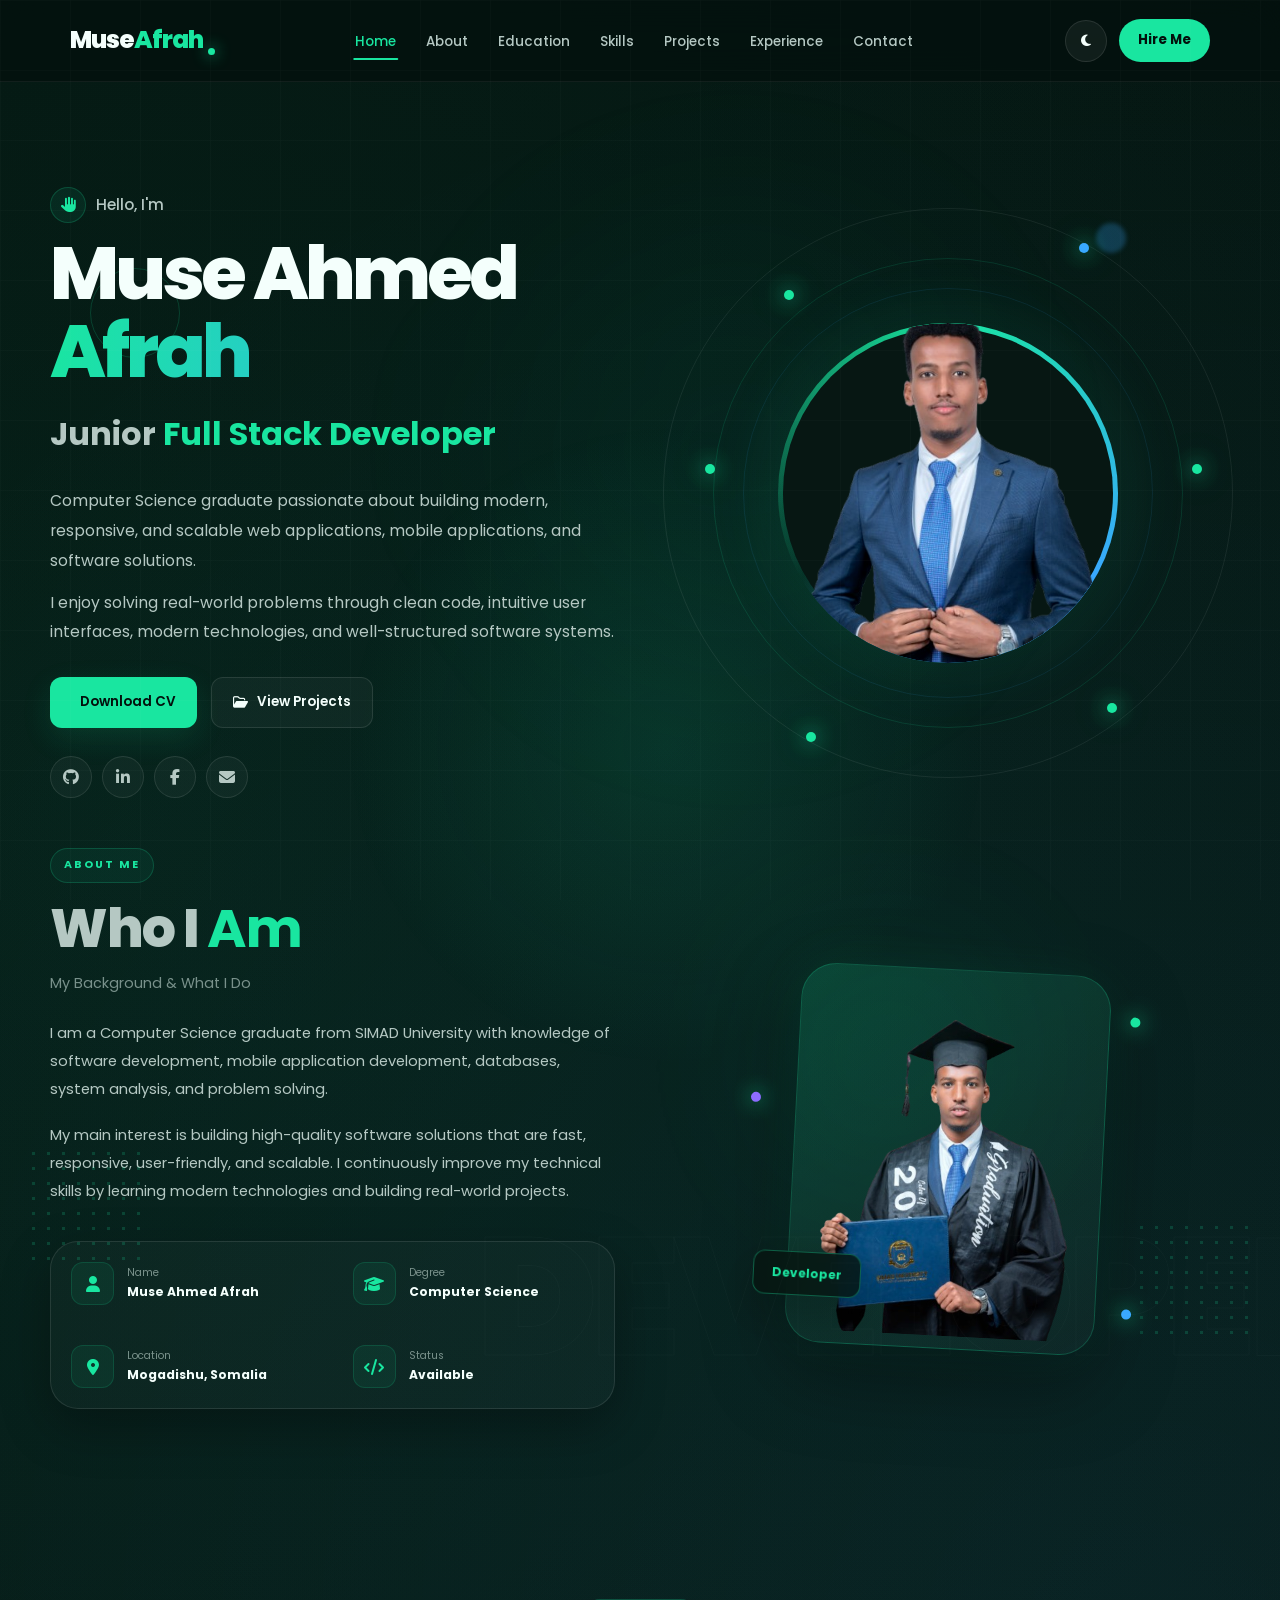
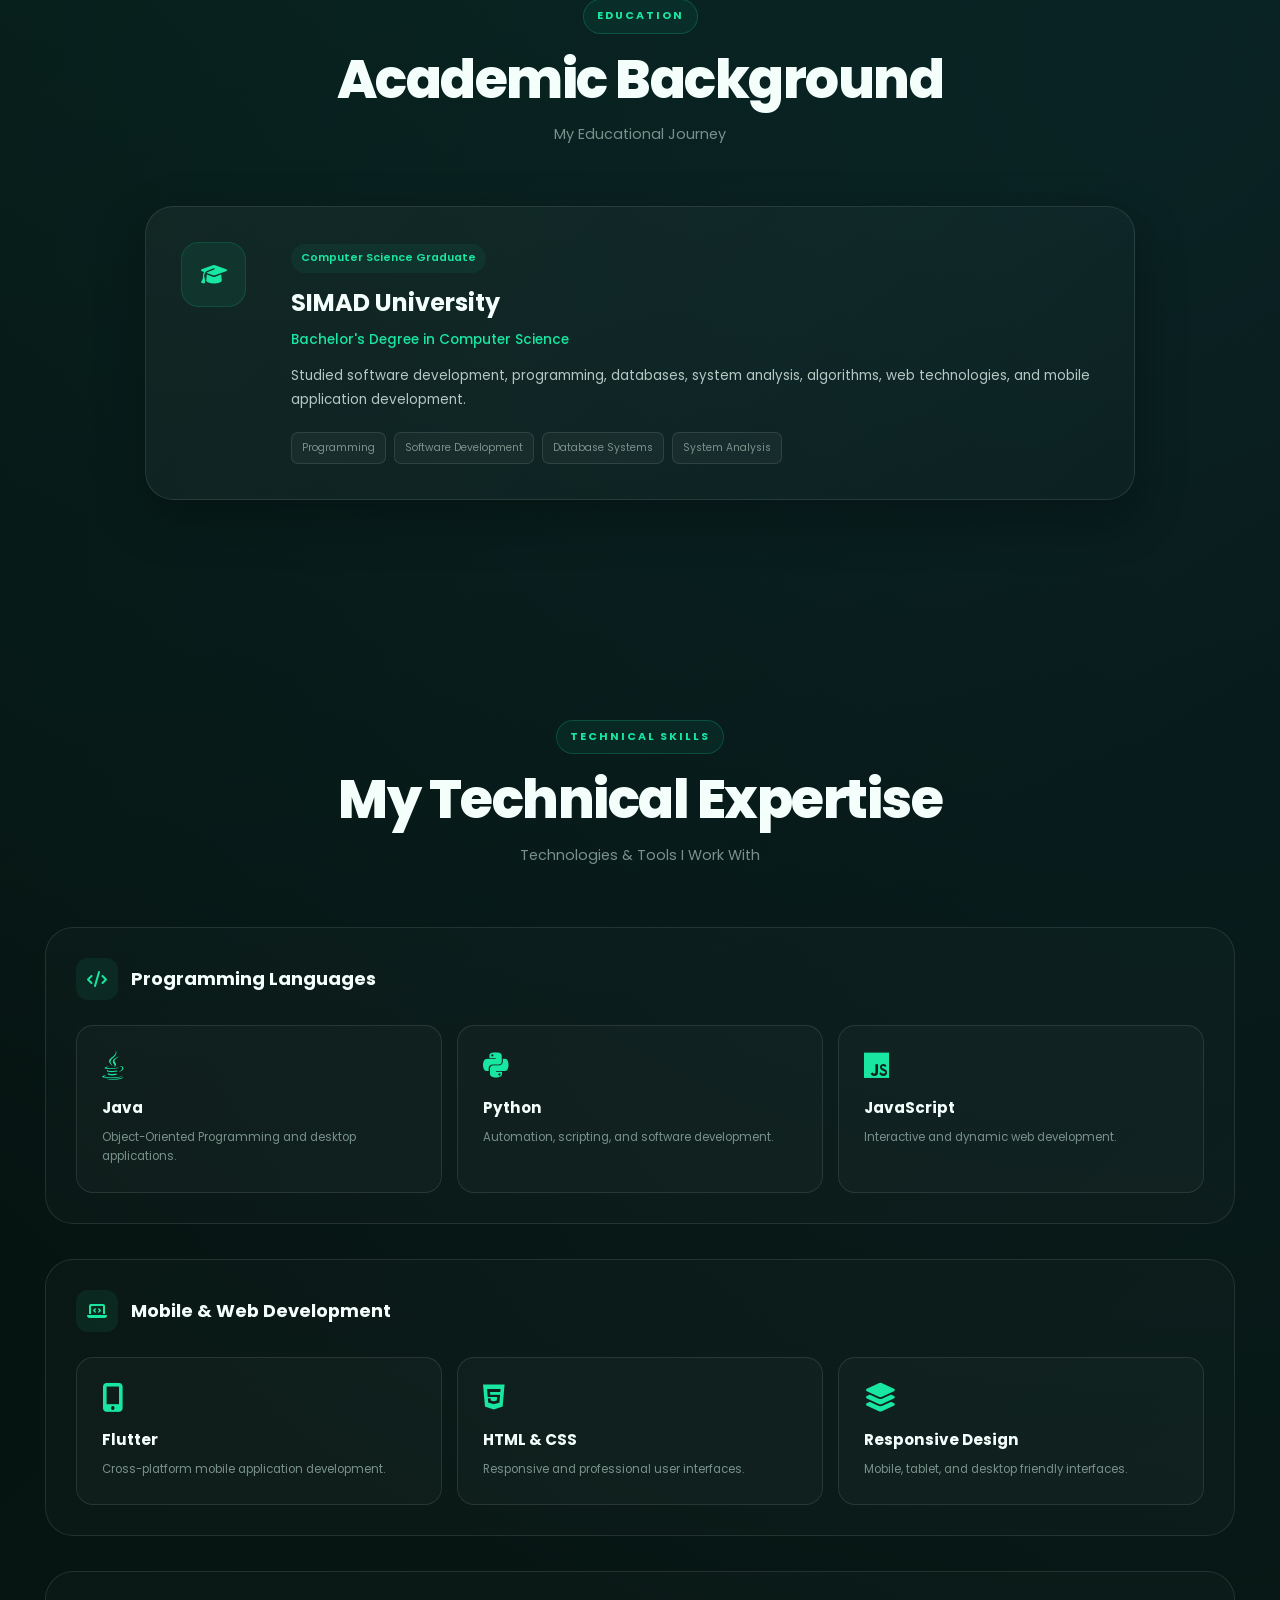
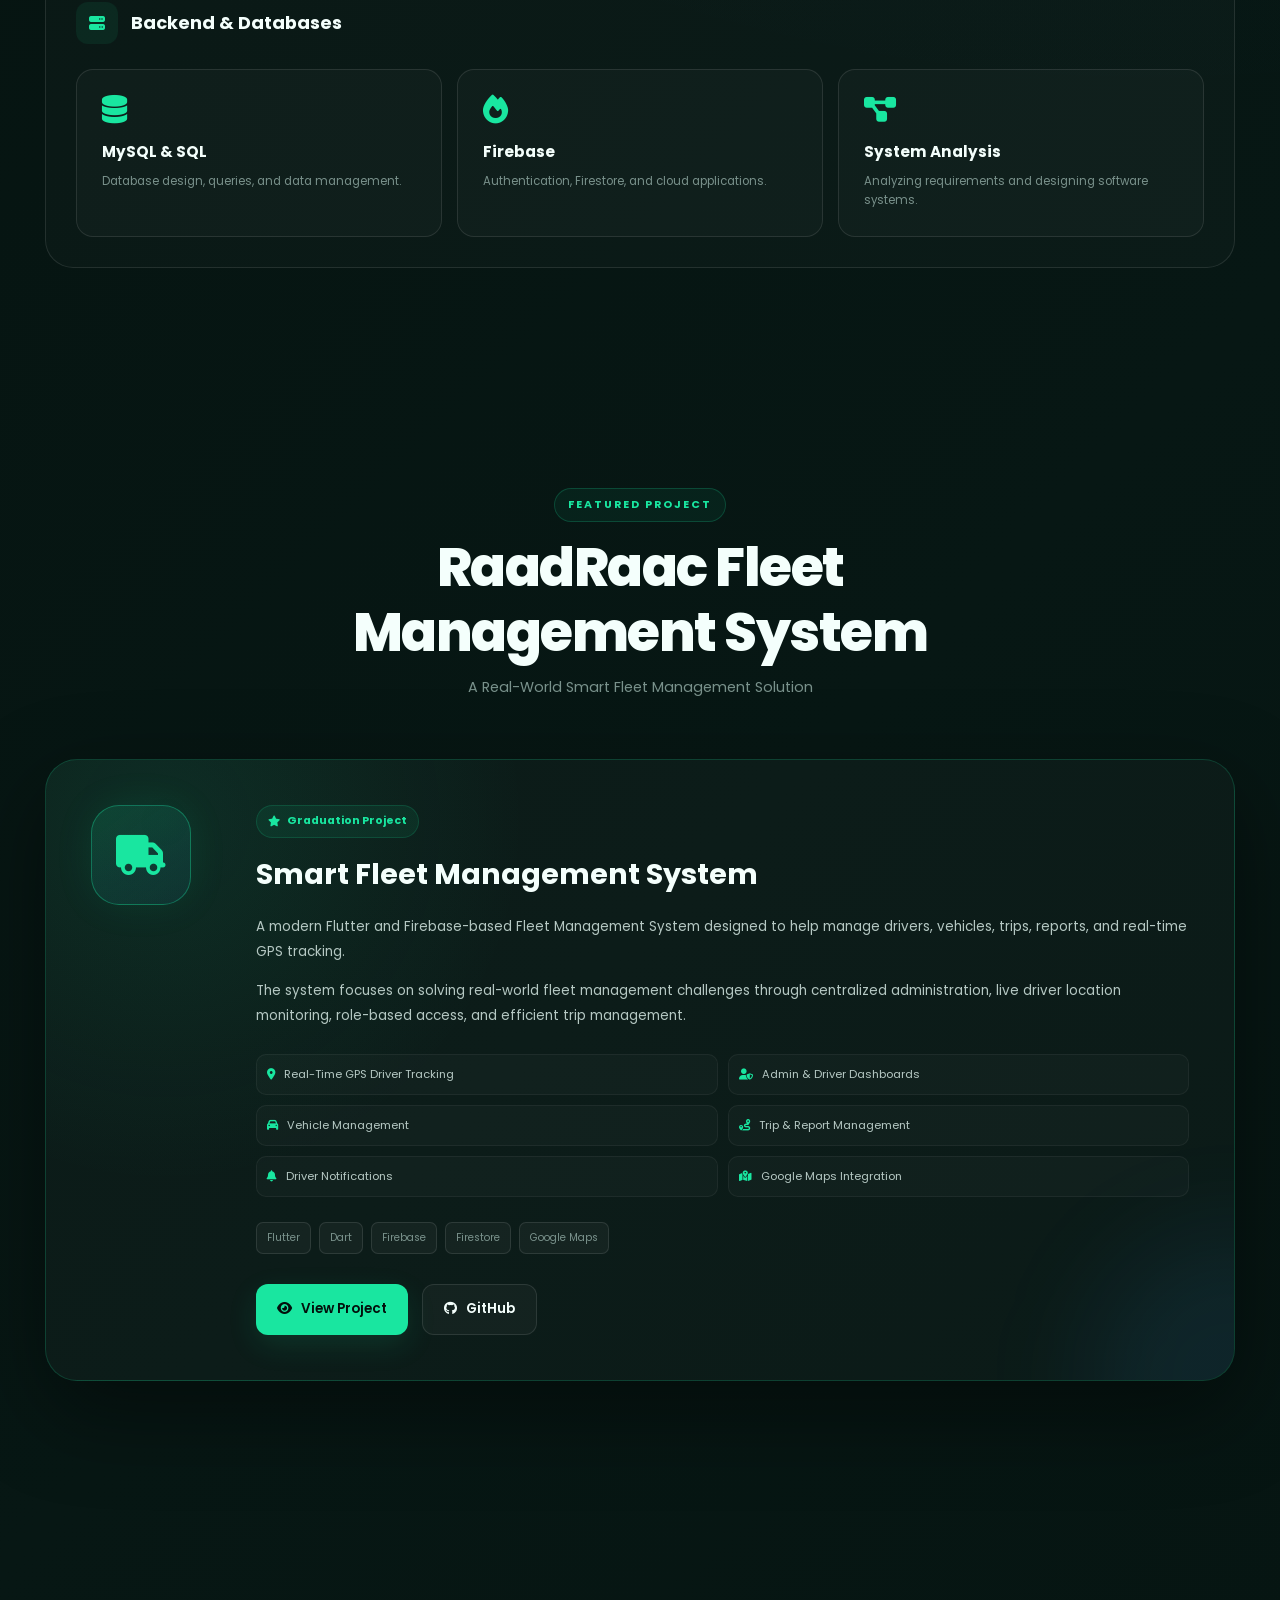
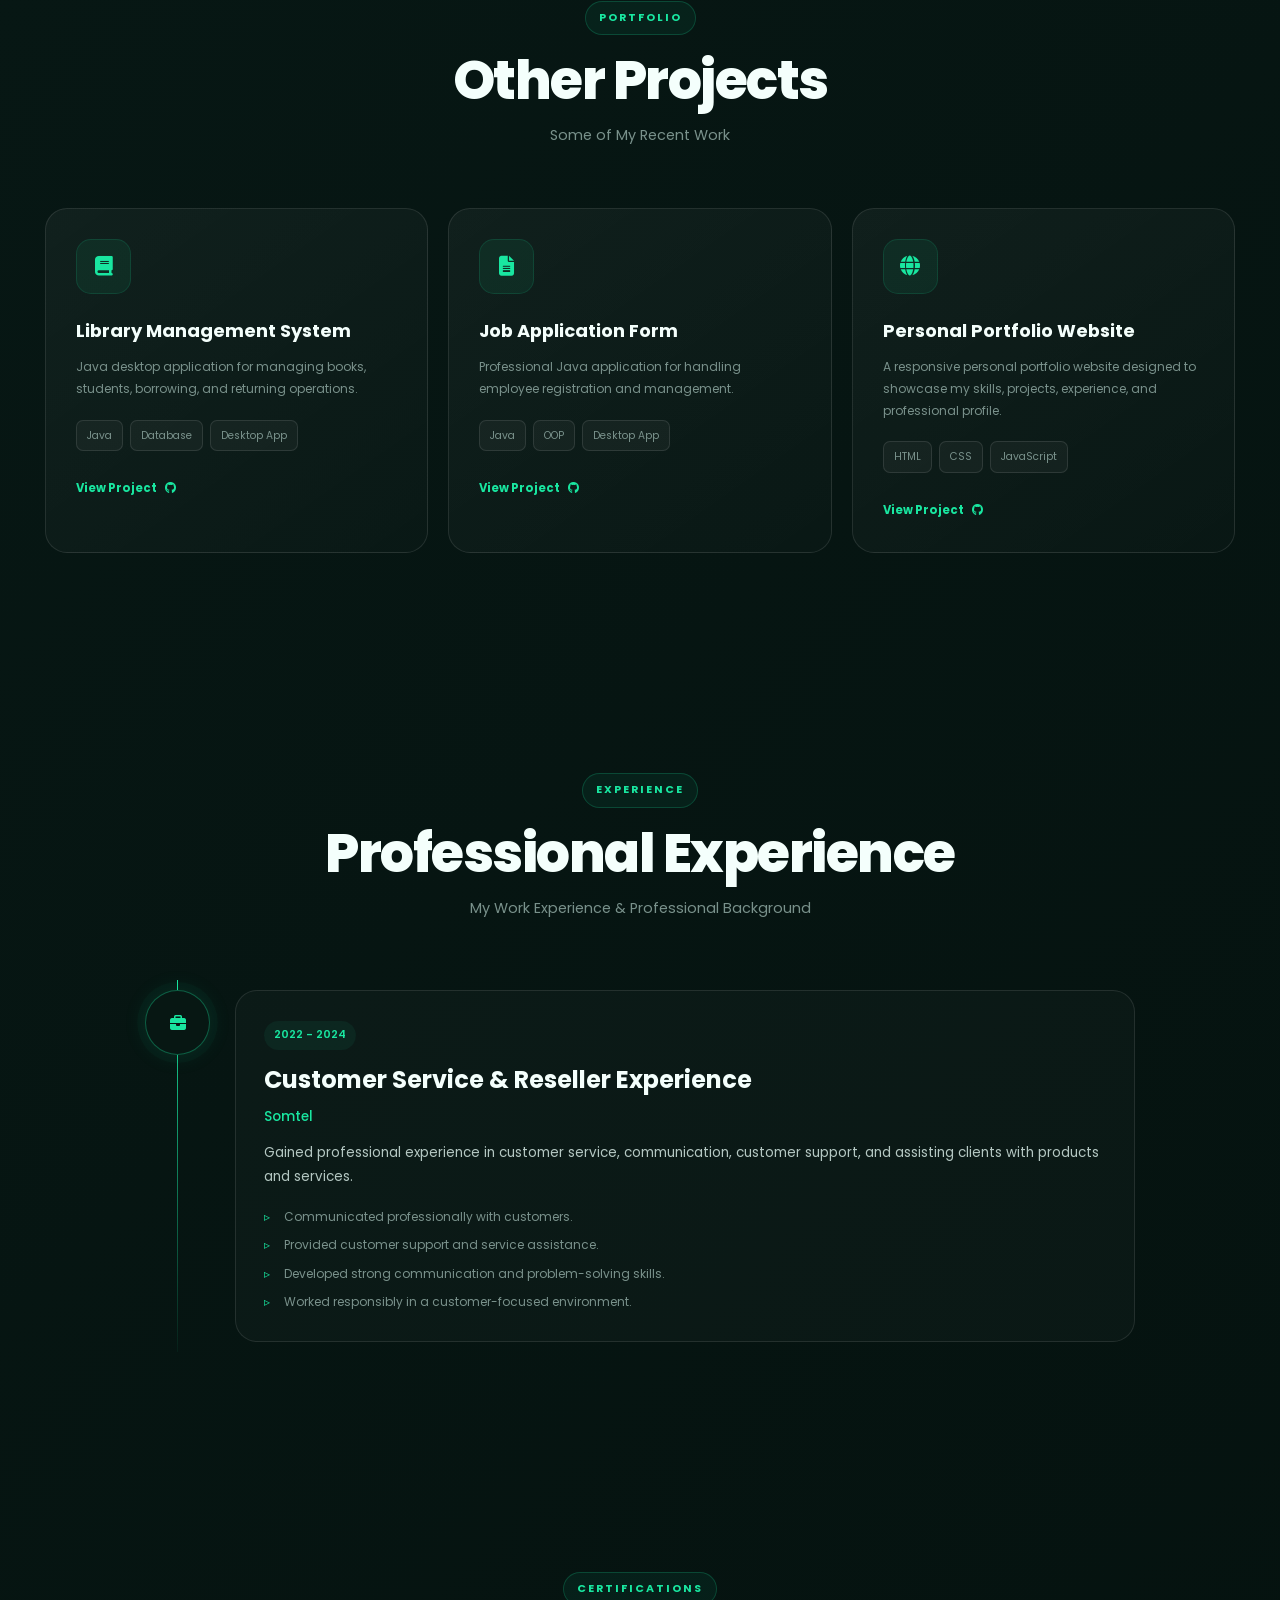
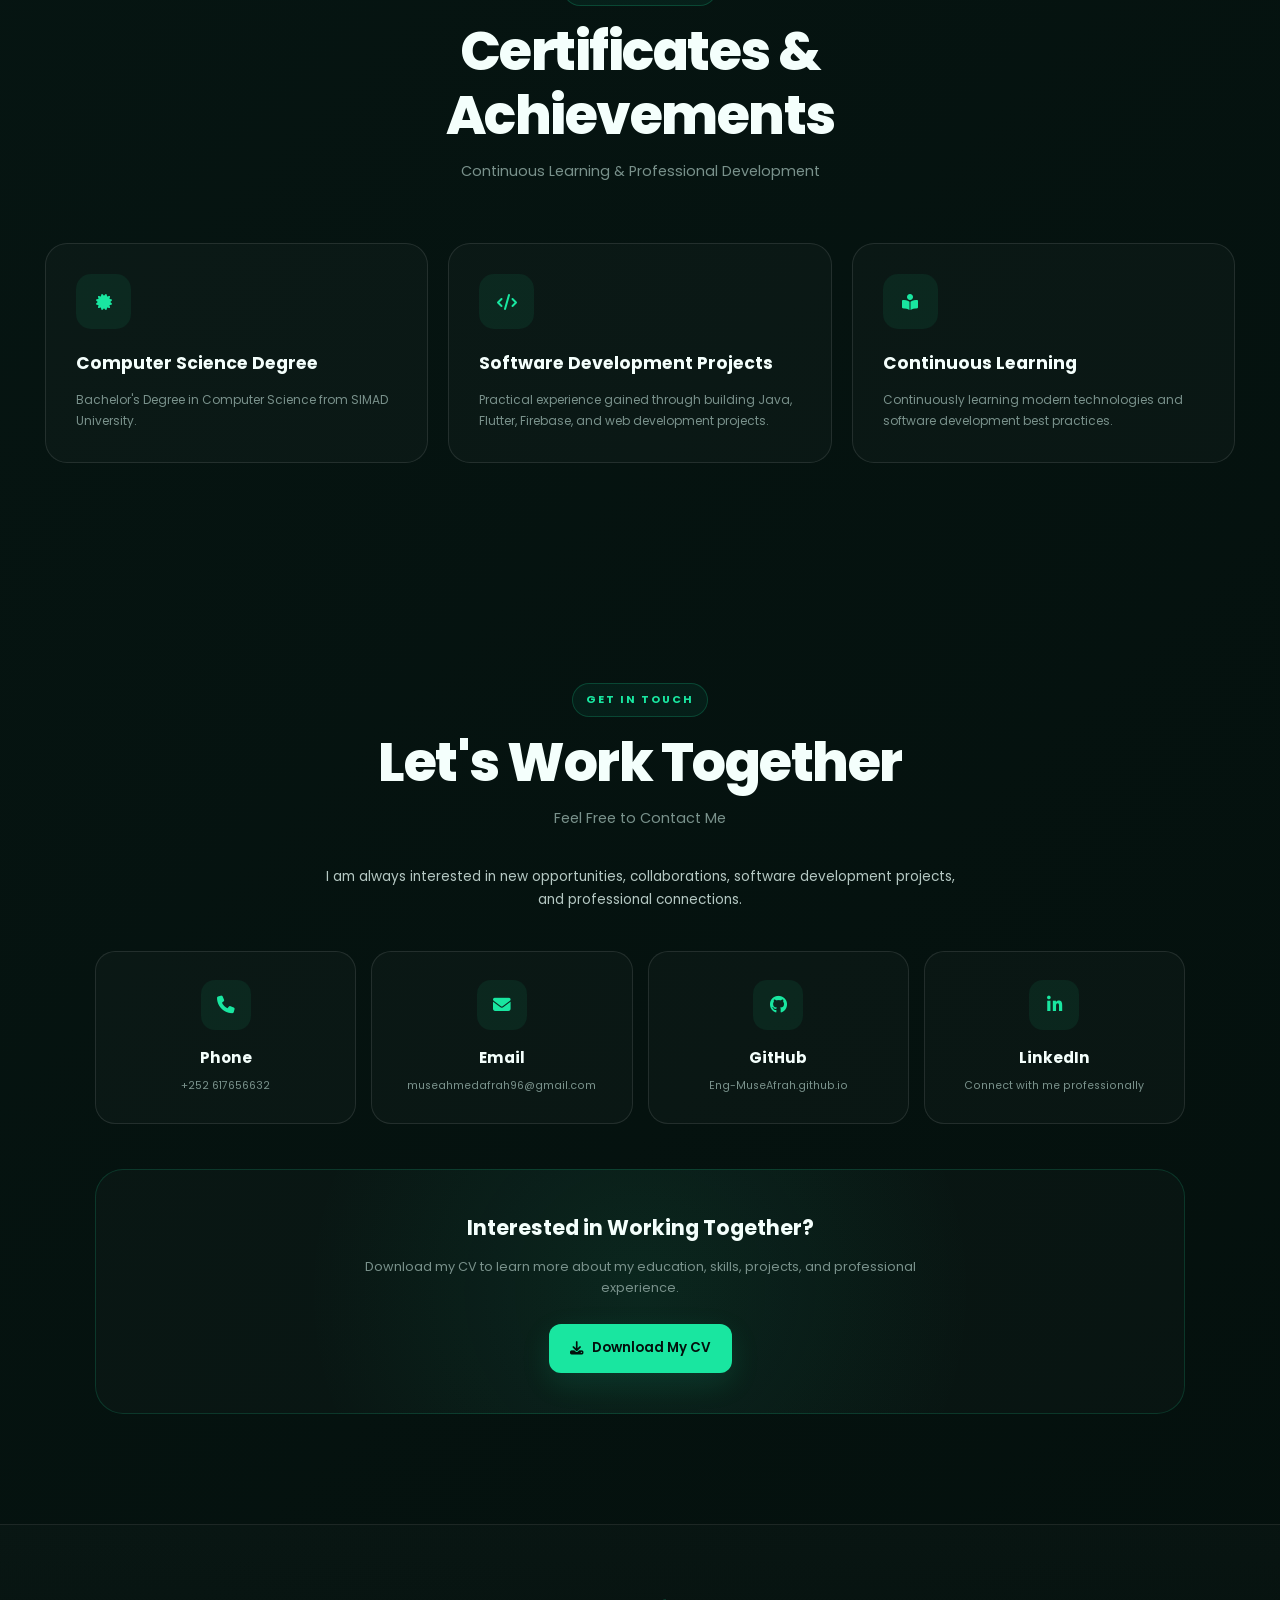
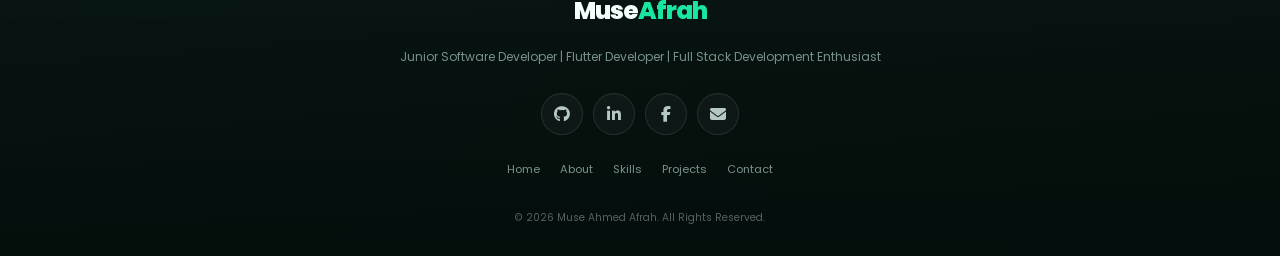
<file: index.html>
<!DOCTYPE html>
<html lang="en">

<head>
    <meta charset="UTF-8">

    <meta name="viewport" content="width=device-width, initial-scale=1.0, viewport-fit=cover">

    <meta name="description"
        content="Muse Ahmed Afrah - Junior Full Stack Developer Portfolio">

    <meta name="keywords"
        content="Muse Ahmed Afrah, Full Stack Developer, Flutter Developer, Software Developer, Portfolio">

    <meta name="author"
        content="Muse Ahmed Afrah">

    <title>Muse Afrah | Junior Full Stack Developer</title>

    <!-- Google Font -->
    <link rel="preconnect"
        href="https://fonts.googleapis.com">

    <link rel="preconnect"
        href="https://fonts.gstatic.com"
        crossorigin>

    <link href="https://fonts.googleapis.com/css2?family=Poppins:wght@300;400;500;600;700;800&display=swap"
        rel="stylesheet">

    <!-- Font Awesome -->
    <link rel="stylesheet"
        href="https://cdnjs.cloudflare.com/ajax/libs/font-awesome/6.6.0/css/all.min.css">

    <!-- Main CSS -->
    <link rel="stylesheet"
        href="style.css">
</head>


<body>


    <!-- =====================================================
                         HEADER / NAVBAR
    ====================================================== -->

    <header class="header">

        <nav class="navbar">

            <!-- Logo -->
            <a href="#home"
                class="logo">

                Muse<span>Afrah</span>

            </a>


            <!-- Mobile Menu Button -->
            <button class="menu-toggle"
                id="menuToggle"
                aria-label="Open Menu">

                <i class="fa-solid fa-bars"></i>

            </button>


            <!-- Navigation -->
            <ul class="nav-links"
                id="navLinks">

                <li>
                    <a href="#home"
                        class="active">
                        Home
                    </a>
                </li>

                <li>
                    <a href="#about">
                        About
                    </a>
                </li>

                <li>
                    <a href="#education">
                        Education
                    </a>
                </li>

                <li>
                    <a href="#skills">
                        Skills
                    </a>
                </li>

                <li>
                    <a href="#projects">
                        Projects
                    </a>
                </li>

                <li>
                    <a href="#experience">
                        Experience
                    </a>
                </li>

                <li>
                    <a href="#contact">
                        Contact
                    </a>
                </li>

            </ul>


            <!-- Navbar Actions -->
            <div class="nav-actions">

                <button id="themeToggle"
                    class="theme-toggle"
                    aria-label="Toggle Theme">

                    <i class="fa-solid fa-moon"></i>

                </button>


                <a href="#contact"
                    class="hire-btn">

                    Hire Me

                </a>

            </div>

        </nav>

    </header>



    <!-- =====================================================
                            HERO SECTION
    ====================================================== -->

    <main>

        <section class="hero"
            id="home">


            <!-- Background Decoration -->
            <div class="hero-bg-circle circle-one"></div>

            <div class="hero-bg-circle circle-two"></div>

            <div class="hero-bg-dots dots-one"></div>

            <div class="hero-bg-dots dots-two"></div>


            <!-- =================================================
                              HERO LEFT
            ================================================== -->

            <div class="hero-content">

                <p class="hero-greeting">

                    <span class="hello-icon">
                        <i class="fa-solid fa-hand"></i>
                    </span>

                    Hello, I'm

                </p>


                <h1>

                    Muse Ahmed

                    <span>
                        Afrah
                    </span>

                </h1>


                <h2>

                    Junior

                    <span>
                        Full Stack Developer
                    </span>

                </h2>


                <p class="hero-description">

                    Computer Science graduate passionate about building
                    modern, responsive, and scalable web applications,
                    mobile applications, and software solutions.

                </p>


                <p class="hero-description">

                    I enjoy solving real-world problems through clean code,
                    intuitive user interfaces, modern technologies, and
                    well-structured software systems.

                </p>


                <!-- Hero Buttons -->
                <div class="hero-buttons">


                    <a href="assets/MUSEAHMED-CV.pdf"
                        download
                        class="btn-primary">

                        <i class="MUSEAHMED-CV.pdf"></i>

                        Download CV

                    </a>


                    <a href="#projects"
                        class="btn-secondary">

                        <i class="fa-regular fa-folder-open"></i>

                        View Projects

                    </a>

                </div>


                <!-- Social Icons -->
                <div class="social-icons">


                    <a href="https://github.com/Eng-museafrah.github.io"
                        target="_blank"
                        rel="noopener"
                        aria-label="GitHub">

                        <i class="fa-brands fa-github"></i>

                    </a>


                    <a href="https://www.linkedin.com/in/Muse-Ahmed-Afrah/"
                        target="_blank"
                        rel="noopener"
                        aria-label="LinkedIn">

                        <i class="fa-brands fa-linkedin-in"></i>

                    </a>


                    <a href="https://www.facebook.com/MuseAhmedAdde"
                        target="_blank"
                        rel="noopener"
                        aria-label="Facebook">

                        <i class="fa-brands fa-facebook-f"></i>

                    </a>


                    <a href="mailto:museahmedafrah96@gmail.com"
                        aria-label="Email">

                        <i class="fa-solid fa-envelope"></i>

                    </a>

                </div>

            </div>



            <!-- =================================================
                             HERO RIGHT
            ================================================== -->

            <div class="hero-visual">


                <!-- Outer Orbit -->
                <div class="orbit orbit-outer"></div>

                <!-- Middle Orbit -->
                <div class="orbit orbit-middle"></div>

                <!-- Inner Orbit -->
                <div class="orbit orbit-inner"></div>


                <!-- Animated Orbit Dots -->

                <span class="orbit-dot dot-1"></span>
                <span class="orbit-dot dot-2"></span>
                <span class="orbit-dot dot-3"></span>
                <span class="orbit-dot dot-4"></span>
                <span class="orbit-dot dot-5"></span>
                <span class="orbit-dot dot-6"></span>


                <!-- =================================================
                              PROFILE CENTER
                ================================================== -->

                <div class="profile-area">


                    <!-- Glow -->
                    <div class="profile-glow"></div>


                    <!-- Green / Blue Ring -->
                    <div class="profile-ring"></div>


                    <!-- Profile Slider -->
                    <div class="profile-slider">


                        <!-- Profile 1 -->
                        <div class="profile-image active">

                            <img src="p02.png"
                                alt="Muse Afrah Profile 1">

                        </div>


                        <!-- Profile 2 -->
                        <div class="profile-image">

                            <img src="GraphicD.png"
                                alt="Muse Afrah Profile 2">

                        </div>


                        <!-- Profile 3 -->
                        <div class="profile-image">

                            <img src="mobile-app.jpg"
                                alt="Muse Afrah Profile 3">

                        </div>


                        <!-- Profile 4 -->
                        <div class="profile-image">

                            <img src="ui-ux-design.jpg"
                                alt="Muse Afrah Profile 3">

                        </div>


                    </div>

                </div>


            </div>


        <!-- =====================================================


        <!-- =====================================================
        <section id="about" class="about section">

            <div class="about-wrapper">

                <!-- ABOUT TEXT -->
                <div class="about-content">

                    <div class="about-heading">

                        <span class="section-tag">
                            ABOUT ME
                        </span>

                        <h2>
                            Who I <span>Am</span>
                        </h2>

                        <p class="about-subtitle">
                            My Background & What I Do
                        </p>

                    </div>


                    <p class="about-description">
                        I am a Computer Science graduate from SIMAD University
                        with knowledge of software development, mobile
                        application development, databases, system analysis,
                        and problem solving.
                    </p>


                    <p class="about-description">
                        My main interest is building high-quality software
                        solutions that are fast, responsive, user-friendly,
                        and scalable. I continuously improve my technical
                        skills by learning modern technologies and building
                        real-world projects.
                    </p>


                    <!-- INFO / TASK BAR -->
                    <div class="about-info-frame">

                        <div class="about-info-item">
                            <div class="about-info-icon">
                                <i class="fa-solid fa-user"></i>
                            </div>

                            <div>
                                <small>Name</small>
                                <strong>Muse Ahmed Afrah</strong>
                            </div>
                        </div>


                        <div class="about-info-divider"></div>


                        <div class="about-info-item">
                            <div class="about-info-icon">
                                <i class="fa-solid fa-graduation-cap"></i>
                            </div>

                            <div>
                                <small>Degree</small>
                                <strong> Computer Science</strong>
                            </div>
                        </div>


                        <div class="about-info-divider"></div>


                        <div class="about-info-item">
                            <div class="about-info-icon">
                                <i class="fa-solid fa-location-dot"></i>
                            </div>

                            <div>
                                <small>Location</small>
                                <strong>Mogadishu, Somalia</strong>
                            </div>
                        </div>


                        <div class="about-info-divider"></div>


                        <div class="about-info-item">
                            <div class="about-info-icon">
                                <i class="fa-solid fa-code"></i>
                            </div>

                            <div>
                                <small>Status</small>
                                <strong>Available</strong>
                            </div>
                        </div>

                    </div>

                </div>


                <!-- RIGHT IMAGE DESIGN -->
                <div class="about-visual">

                    <div class="about-visual-orbit orbit-one"></div>

                    <div class="about-visual-orbit orbit-two"></div>

                    <div class="about-photo-card">

                        <div class="about-photo-glow"></div>

                        <div class="about-photo-frame">
                            <img src="p01.png" alt="Muse Afrah Profile">
                        </div>

                        <div class="about-developer-label">
                            <span>Developer</span>
                        </div>

                        <div class="about-floating-dot dot-a"></div>

                        <div class="about-floating-dot dot-b"></div>

                        <div class="about-floating-dot dot-c"></div>

                    </div>

                </div>

            </div>

        </section>


        <!-- =====================================================
                            EDUCATION
        ====================================================== -->

        <section id="education"
            class="education section">


            <div class="section-title">

                <span class="section-tag">
                    EDUCATION
                </span>

                <h2>
                    Academic Background
                </h2>

                <p>
                    My Educational Journey
                </p>

            </div>


            <div class="education-container">


                <div class="education-card">


                    <div class="education-icon">

                        <i class="fa-solid fa-graduation-cap"></i>

                    </div>


                    <div class="education-content">

                        <span class="education-date">
                            Computer Science Graduate
                        </span>

                        <h3>
                            SIMAD University
                        </h3>

                        <h4>
                            Bachelor's Degree in Computer Science
                        </h4>

                        <p>

                            Studied software development,
                            programming, databases, system analysis,
                            algorithms, web technologies, and mobile
                            application development.

                        </p>


                        <div class="education-skills">

                            <span>
                                Programming
                            </span>

                            <span>
                                Software Development
                            </span>

                            <span>
                                Database Systems
                            </span>

                            <span>
                                System Analysis
                            </span>

                        </div>

                    </div>

                </div>

            </div>

        </section>



        <!-- =====================================================
                              SKILLS
        ====================================================== -->

        <section id="skills"
            class="skills section">


            <div class="section-title">

                <span class="section-tag">
                    TECHNICAL SKILLS
                </span>

                <h2>
                    My Technical Expertise
                </h2>

                <p>
                    Technologies & Tools I Work With
                </p>

            </div>


            <div class="skills-categories">


                <!-- Programming -->

                <div class="skills-category">

                    <div class="category-header">

                        <i class="fa-solid fa-code"></i>

                        <h3>
                            Programming Languages
                        </h3>

                    </div>


                    <div class="skills-grid">


                        <div class="skill-card">

                            <i class="fa-brands fa-java"></i>

                            <h4>
                                Java
                            </h4>

                            <p>
                                Object-Oriented Programming and
                                desktop applications.
                            </p>

                        </div>


                        <div class="skill-card">

                            <i class="fa-brands fa-python"></i>

                            <h4>
                                Python
                            </h4>

                            <p>
                                Automation, scripting, and software
                                development.
                            </p>

                        </div>


                        <div class="skill-card">

                            <i class="fa-brands fa-js"></i>

                            <h4>
                                JavaScript
                            </h4>

                            <p>
                                Interactive and dynamic web development.
                            </p>

                        </div>


                    </div>

                </div>



                <!-- Mobile & Web -->

                <div class="skills-category">

                    <div class="category-header">

                        <i class="fa-solid fa-laptop-code"></i>

                        <h3>
                            Mobile & Web Development
                        </h3>

                    </div>


                    <div class="skills-grid">


                        <div class="skill-card">

                            <i class="fa-solid fa-mobile-screen-button"></i>

                            <h4>
                                Flutter
                            </h4>

                            <p>
                                Cross-platform mobile application
                                development.
                            </p>

                        </div>


                        <div class="skill-card">

                            <i class="fa-brands fa-html5"></i>

                            <h4>
                                HTML & CSS
                            </h4>

                            <p>
                                Responsive and professional user
                                interfaces.
                            </p>

                        </div>


                        <div class="skill-card">

                            <i class="fa-solid fa-layer-group"></i>

                            <h4>
                                Responsive Design
                            </h4>

                            <p>
                                Mobile, tablet, and desktop friendly
                                interfaces.
                            </p>

                        </div>


                    </div>

                </div>



                <!-- Backend -->

                <div class="skills-category">

                    <div class="category-header">

                        <i class="fa-solid fa-server"></i>

                        <h3>
                            Backend & Databases
                        </h3>

                    </div>


                    <div class="skills-grid">


                        <div class="skill-card">

                            <i class="fa-solid fa-database"></i>

                            <h4>
                                MySQL & SQL
                            </h4>

                            <p>
                                Database design, queries, and data
                                management.
                            </p>

                        </div>


                        <div class="skill-card">

                            <i class="fa-solid fa-fire"></i>

                            <h4>
                                Firebase
                            </h4>

                            <p>
                                Authentication, Firestore, and cloud
                                applications.
                            </p>

                        </div>


                        <div class="skill-card">

                            <i class="fa-solid fa-diagram-project"></i>

                            <h4>
                                System Analysis
                            </h4>

                            <p>
                                Analyzing requirements and designing
                                software systems.
                            </p>

                        </div>


                    </div>

                </div>


            </div>

        </section>



        <!-- =====================================================
                         FEATURED PROJECT
        ====================================================== -->

        <section class="featured-project section">


            <div class="section-title">

                <span class="section-tag">
                    FEATURED PROJECT
                </span>

                <h2>
                    RaadRaac Fleet Management System
                </h2>

                <p>
                    A Real-World Smart Fleet Management Solution
                </p>

            </div>


            <div class="featured-project-container">


                <div class="featured-project-icon">

                    <i class="fa-solid fa-truck"></i>

                </div>


                <div class="featured-project-content">


                    <span class="featured-badge">

                        <i class="fa-solid fa-star"></i>

                        Graduation Project

                    </span>


                    <h3>
                        Smart Fleet Management System
                    </h3>


                    <p>

                        A modern Flutter and Firebase-based Fleet
                        Management System designed to help manage
                        drivers, vehicles, trips, reports, and
                        real-time GPS tracking.

                    </p>


                    <p>

                        The system focuses on solving real-world
                        fleet management challenges through
                        centralized administration, live driver
                        location monitoring, role-based access,
                        and efficient trip management.

                    </p>


                    <div class="project-features">


                        <div class="feature-item">

                            <i class="fa-solid fa-location-dot"></i>

                            <span>
                                Real-Time GPS Driver Tracking
                            </span>

                        </div>


                        <div class="feature-item">

                            <i class="fa-solid fa-user-shield"></i>

                            <span>
                                Admin & Driver Dashboards
                            </span>

                        </div>


                        <div class="feature-item">

                            <i class="fa-solid fa-car"></i>

                            <span>
                                Vehicle Management
                            </span>

                        </div>


                        <div class="feature-item">

                            <i class="fa-solid fa-route"></i>

                            <span>
                                Trip & Report Management
                            </span>

                        </div>


                        <div class="feature-item">

                            <i class="fa-solid fa-bell"></i>

                            <span>
                                Driver Notifications
                            </span>

                        </div>


                        <div class="feature-item">

                            <i class="fa-solid fa-map-location-dot"></i>

                            <span>
                                Google Maps Integration
                            </span>

                        </div>


                    </div>


                    <div class="project-tech">

                        <span>
                            Flutter
                        </span>

                        <span>
                            Dart
                        </span>

                        <span>
                            Firebase
                        </span>

                        <span>
                            Firestore
                        </span>

                        <span>
                            Google Maps
                        </span>

                    </div>


                    <div class="project-buttons">

                        <a href="#"
                            class="btn-primary">

                            <i class="fa-solid fa-eye"></i>

                            View Project

                        </a>


                        <a href="https://github.com/Eng-MuseAfrah/fleet_System_project"
                            target="_blank"
                            rel="noopener"
                            class="btn-secondary">

                            <i class="fa-brands fa-github"></i>

                            GitHub

                        </a>

                    </div>

                </div>

            </div>

        </section>



        <!-- =====================================================
                              PROJECTS
        ====================================================== -->

        <section id="projects"
            class="projects section">


            <div class="section-title">

                <span class="section-tag">
                    PORTFOLIO
                </span>

                <h2>
                    Other Projects
                </h2>

                <p>
                    Some of My Recent Work
                </p>

            </div>


            <div class="projects-grid">


                <!-- Project 1 -->

                <article class="project-card">

                    <div class="project-icon">

                        <i class="fa-solid fa-book"></i>

                    </div>


                    <h3>
                        Library Management System
                    </h3>


                    <p>

                        Java desktop application for managing books,
                        students, borrowing, and returning operations.

                    </p>


                    <div class="project-tags">

                        <span>
                            Java
                        </span>

                        <span>
                            Database
                        </span>

                        <span>
                            Desktop App
                        </span>

                    </div>


                    <a href="https://github.com/Eng-MuseAfrah/library-management-system-project.git"
                        target="_blank"
                        rel="noopener noreferrer"
                        class="project-link">

                        View Project

                        <i class="fa-brands fa-github"></i>

                    </a>

                </article>



                <!-- Project 2 -->

                <article class="project-card">

                    <div class="project-icon">

                        <i class="fa-solid fa-file-lines"></i>

                    </div>


                    <h3>
                        Job Application Form
                    </h3>


                    <p>

                        Professional Java application for handling
                        employee registration and management.

                    </p>


                    <div class="project-tags">

                        <span>
                            Java
                        </span>

                        <span>
                            OOP
                        </span>

                        <span>
                            Desktop App
                        </span>

                    </div>


                    <a href="https://github.com/Eng-MuseAfrah/Job-Application-Form-project.git"
                        target="_blank"
                        rel="noopener noreferrer"
                        class="project-link">

                        View Project

                        <i class="fa-brands fa-github"></i>

                    </a>

                </article>



                <!-- Project 3 -->

                <article class="project-card">

                    <div class="project-icon">

                        <i class="fa-solid fa-globe"></i>

                    </div>


                    <h3>
                        Personal Portfolio Website
                    </h3>


                    <p>

                        A responsive personal portfolio website
                        designed to showcase my skills, projects,
                        experience, and professional profile.

                    </p>


                    <div class="project-tags">

                        <span>
                            HTML
                        </span>

                        <span>
                            CSS
                        </span>

                        <span>
                            JavaScript
                        </span>

                    </div>


                    <a href="https://github.com/Eng-MuseAfrah/Personal-Portfolio-Website-project-.git"
                        target="_blank"
                        rel="noopener noreferrer"
                        class="project-link">

                        View Project

                        <i class="fa-brands fa-github"></i>

                    </a>

                </article>


            </div>

        </section>



        <!-- =====================================================
                            EXPERIENCE
        ====================================================== -->

        <section id="experience"
            class="experience section">


            <div class="section-title">

                <span class="section-tag">
                    EXPERIENCE
                </span>

                <h2>
                    Professional Experience
                </h2>

                <p>
                    My Work Experience & Professional Background
                </p>

            </div>


            <div class="experience-container">


                <div class="experience-card">


                    <div class="experience-icon">

                        <i class="fa-solid fa-briefcase"></i>

                    </div>


                    <div class="experience-content">

                        <span class="experience-date">
                            2022 - 2024
                        </span>


                        <h3>
                            Customer Service & Reseller Experience
                        </h3>


                        <h4>
                            Somtel
                        </h4>


                        <p>

                            Gained professional experience in customer
                            service, communication, customer support,
                            and assisting clients with products and
                            services.

                        </p>


                        <ul>

                            <li>
                                Communicated professionally with customers.
                            </li>

                            <li>
                                Provided customer support and service assistance.
                            </li>

                            <li>
                                Developed strong communication and
                                problem-solving skills.
                            </li>

                            <li>
                                Worked responsibly in a customer-focused
                                environment.
                            </li>

                        </ul>

                    </div>

                </div>

            </div>

        </section>



        <!-- =====================================================
                          CERTIFICATIONS
        ====================================================== -->

        <section id="certifications"
            class="certifications section">


            <div class="section-title">

                <span class="section-tag">
                    CERTIFICATIONS
                </span>

                <h2>
                    Certificates & Achievements
                </h2>

                <p>
                    Continuous Learning & Professional Development
                </p>

            </div>


            <div class="certifications-grid">


                <div class="certification-card">

                    <div class="certification-icon">

                        <i class="fa-solid fa-certificate"></i>

                    </div>


                    <h3>
                        Computer Science Degree
                    </h3>


                    <p>

                        Bachelor's Degree in Computer Science
                        from SIMAD University.

                    </p>

                </div>



                <div class="certification-card">

                    <div class="certification-icon">

                        <i class="fa-solid fa-code"></i>

                    </div>


                    <h3>
                        Software Development Projects
                    </h3>


                    <p>

                        Practical experience gained through building
                        Java, Flutter, Firebase, and web development
                        projects.

                    </p>

                </div>



                <div class="certification-card">

                    <div class="certification-icon">

                        <i class="fa-solid fa-book-open-reader"></i>

                    </div>


                    <h3>
                        Continuous Learning
                    </h3>


                    <p>

                        Continuously learning modern technologies
                        and software development best practices.

                    </p>

                </div>


            </div>

        </section>



        <!-- =====================================================
                              CONTACT
        ====================================================== -->

        <section id="contact"
            class="contact section">


            <div class="section-title">

                <span class="section-tag">
                    GET IN TOUCH
                </span>

                <h2>
                    Let's Work Together
                </h2>

                <p>
                    Feel Free to Contact Me
                </p>

            </div>


            <div class="contact-intro">

                <p>

                    I am always interested in new opportunities,
                    collaborations, software development projects,
                    and professional connections.

                </p>

            </div>


            <div class="contact-container">


                <!-- Phone -->

                <a href="tel:+252617656632"
                    class="contact-card">

                    <i class="fa-solid fa-phone"></i>

                    <h3>
                        Phone
                    </h3>

                    <p>
                        +252 617656632
                    </p>

                </a>



                <!-- Email -->

                <a href="mailto:museahmedafrah96@gmail.com"
                    class="contact-card">

                    <i class="fa-solid fa-envelope"></i>

                    <h3>
                        Email
                    </h3>

                    <p>
                        museahmedafrah96@gmail.com
                    </p>

                </a>



                <!-- GitHub -->

                <a href="https://github.com/Eng-museafrah.github.io"
                    target="_blank"
                    rel="noopener"
                    class="contact-card">

                    <i class="fa-brands fa-github"></i>

                    <h3>
                        GitHub
                    </h3>

                    <p>
                        Eng-MuseAfrah.github.io
                    </p>

                </a>



                <!-- LinkedIn -->

                <a href="https://www.linkedin.com/in/Muse-Ahmed-Afrah/"
                    target="_blank"
                    rel="noopener"
                    class="contact-card">

                    <i class="fa-brands fa-linkedin-in"></i>

                    <h3>
                        LinkedIn
                    </h3>

                    <p>
                        Connect with me professionally
                    </p>

                </a>



            </div>


            <!-- Contact CV -->

            <div class="contact-cv">

                <h3>
                    Interested in Working Together?
                </h3>


                <p>

                    Download my CV to learn more about my education,
                    skills, projects, and professional experience.

                </p>


                <a href="assets/MUSEAHMED-CV.pdf"
                    download
                    class="btn-primary">

                    <i class="fa-solid fa-download"></i>

                    Download My CV

                </a>

            </div>


        </section>

    </main>



    <!-- =====================================================
                             FOOTER
    ====================================================== -->

    <footer class="footer">

        <div class="footer-content">


            <a href="#home"
                class="footer-logo">

                Muse<span>Afrah</span>

            </a>


            <p class="footer-description">

                Junior Software Developer |
                Flutter Developer |
                Full Stack Development Enthusiast

            </p>


            <div class="footer-icons">


                <a href="https://github.com/Eng-museafrah.github.io"
                    target="_blank"
                    rel="noopener"
                    aria-label="GitHub">

                    <i class="fa-brands fa-github"></i>

                </a>


                <a href="https://www.linkedin.com/in/Muse-Ahmed-Afrah/"
                    target="_blank"
                    rel="noopener"
                    aria-label="LinkedIn">

                    <i class="fa-brands fa-linkedin-in"></i>

                </a>


                <a href="https://www.facebook.com/MuseAhmedAdde"
                    target="_blank"
                    rel="noopener"
                    aria-label="Facebook">

                    <i class="fa-brands fa-facebook-f"></i>

                </a>


                <a href="mailto:museahmedafrah96@gmail.com"
                    aria-label="Email">

                    <i class="fa-solid fa-envelope"></i>

                </a>


            </div>


            <div class="footer-links">

                <a href="#home">
                    Home
                </a>

                <a href="#about">
                    About
                </a>

                <a href="#skills">
                    Skills
                </a>

                <a href="#projects">
                    Projects
                </a>

                <a href="#contact">
                    Contact
                </a>

            </div>


            <p class="copyright">

                © 2026 Muse Ahmed Afrah.
                All Rights Reserved.

            </p>

        </div>

    </footer>



    <!-- =====================================================
                         JAVASCRIPT
    ====================================================== -->

    <script src="script.js"></script>

</body>

</html>
</file>
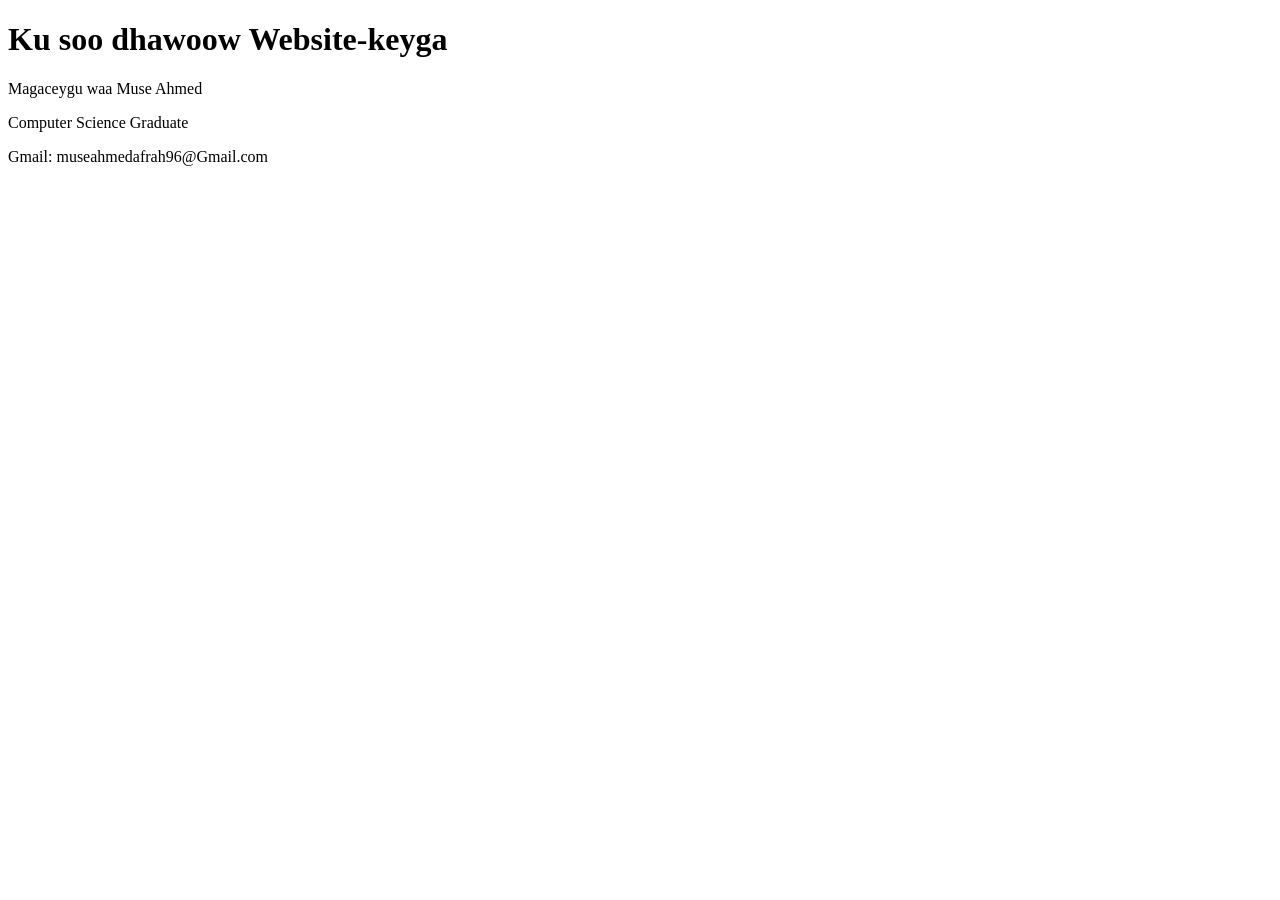
<file: muse.html>
<!DOCTYPE html>
<html>
<head>
  <title>Muse Ahmed | Portfolio</title>
</head>
<body>
  <h1>Ku soo dhawoow Website-keyga</h1>
  <p>Magaceygu waa Muse Ahmed</p>
  <p>Computer Science Graduate</p>
  <p>Gmail: museahmedafrah96@Gmail.com</p>
</body>
</html>
</file>
<file: style.css>
/* =========================================================
MUSE AHMED AFRAH — PREMIUM DEVELOPER PORTFOLIO
Complete style.css
========================================================= */

/* =========================================================
01. ROOT / VARIABLES
========================================================= */

:root {

/* Main Colors */
--bg-primary: #06110f;
--bg-secondary: #091a17;
--bg-tertiary: #0d2420;

--surface: rgba(255, 255, 255, 0.055);
--surface-hover: rgba(255, 255, 255, 0.09);

--text-primary: #f4fffc;
--text-secondary: #b5c8c3;
--text-muted: #79918b;

/* Accent */
--accent: #19e6a0;
--accent-light: #68ffd0;
--accent-dark: #08a875;

--blue: #39a8ff;
--purple: #8d6cff;

/* Borders */
--border: rgba(255, 255, 255, 0.10);
--border-accent: rgba(25, 230, 160, 0.35);

/* Shadows */
--shadow-sm: 0 8px 25px rgba(0, 0, 0, 0.20);
--shadow-md: 0 18px 50px rgba(0, 0, 0, 0.30);
--shadow-lg: 0 30px 90px rgba(0, 0, 0, 0.45);

--glow: 0 0 40px rgba(25, 230, 160, 0.18);

/* Layout */
--container: 1200px;
--header-height: 82px;

/* Radius */
--radius-sm: 10px;
--radius-md: 18px;
--radius-lg: 28px;
--radius-xl: 40px;

/* Transition */
--transition: 0.35s cubic-bezier(.2,.8,.2,1);

/* Font */
--font: "Poppins", sans-serif;

}


/* =========================================================
02. RESET
========================================================= */

* {
  margin: 0;
  padding: 0;
  box-sizing: border-box;
}


html {
  scroll-behavior: smooth;
  scroll-padding-top: 100px;
}


body {
  font-family: var(--font);
  background:
    radial-gradient(circle at 10% 10%, rgba(25, 230, 160, 0.08), transparent 25%),
    radial-gradient(circle at 90% 20%, rgba(57, 168, 255, 0.07), transparent 25%),
    linear-gradient(135deg, #04100d, #071714 50%, #04100d);
  color: var(--text-primary);
  line-height: 1.7;
  overflow-x: hidden;
  min-height: 100vh;
}


body::before {
  content: "";
  position: fixed;
  inset: 0;
  pointer-events: none;
  z-index: 9999;
  opacity: 0.035;
  background-image:
    linear-gradient(rgba(255,255,255,.5) 1px, transparent 1px),
    linear-gradient(90deg, rgba(255,255,255,.5) 1px, transparent 1px);
  background-size: 70px 70px;
}


body::after {
  content: "";
  position: fixed;
  width: 450px;
  height: 450px;
  border-radius: 50%;
  background: rgba(25, 230, 160, 0.035);
  filter: blur(100px);
  top: 25%;
  left: 40%;
  pointer-events: none;
  z-index: -1;
}


img {
  max-width: 100%;
  display: block;
}


a {
  text-decoration: none;
  color: inherit;
}


button {
  font-family: inherit;
}


ul {
  list-style: none;
}


/* =========================================================
03. SELECTION
========================================================= */

::selection {
  background: var(--accent);
  color: #03100c;
}


/* =========================================================
04. SCROLLBAR
========================================================= */

::-webkit-scrollbar {
  width: 9px;
}


::-webkit-scrollbar-track {
  background: #04100d;
}


::-webkit-scrollbar-thumb {
  background: linear-gradient(
    var(--accent-dark),
    var(--accent)
  );
  border-radius: 20px;
}


::-webkit-scrollbar-thumb:hover {
  background: var(--accent-light);
}


/* =========================================================
05. GLOBAL CONTAINER
========================================================= */

.section {
  width: 100%;
  max-width: var(--container);
  margin: 0 auto;
  padding: 110px 30px;
  position: relative;
}


/* =========================================================
06. HEADER
========================================================= */

.header {
  position: fixed;
  top: 0;
  left: 0;
  width: 100%;
  height: var(--header-height);
  z-index: 1000;

  background: rgba(4, 16, 13, 0.72);
  border-bottom: 1px solid rgba(255,255,255,.06);

  backdrop-filter: blur(22px);
  -webkit-backdrop-filter: blur(22px);
}


.navbar {
  max-width: var(--container);
  height: 100%;
  margin: auto;
  padding: 0 30px;

  display: flex;
  align-items: center;
  justify-content: space-between;
  gap: 30px;
}


/* =========================================================
LOGO
========================================================= */

.logo,
.footer-logo {
  font-size: 1.55rem;
  font-weight: 800;
  letter-spacing: -1px;
  white-space: nowrap;
}


.logo span,
.footer-logo span {
  color: var(--accent);
}


.logo {
  position: relative;
}


.logo::after {
  content: "";
  position: absolute;
  width: 7px;
  height: 7px;
  border-radius: 50%;
  background: var(--accent);
  right: -12px;
  bottom: 7px;
  box-shadow: 0 0 15px var(--accent);
}


/* =========================================================
NAV LINKS
========================================================= */

.nav-links {
  display: flex;
  align-items: center;
  gap: 6px;
}


.nav-links a {
  position: relative;
  padding: 9px 12px;
  color: var(--text-secondary);
  font-size: .84rem;
  font-weight: 500;
  transition: var(--transition);
}


.nav-links a::before {
  content: "";
  position: absolute;
  left: 50%;
  bottom: 0;
  width: 0;
  height: 2px;
  transform: translateX(-50%);
  background: var(--accent);
  border-radius: 5px;
  transition: var(--transition);
}


.nav-links a:hover,
.nav-links a.active {
  color: var(--accent);
}


.nav-links a:hover::before,
.nav-links a.active::before {
  width: 70%;
}


/* =========================================================
NAV ACTIONS
========================================================= */

.nav-actions {
  display: flex;
  align-items: center;
  gap: 12px;
}


.theme-toggle,
.menu-toggle {
  width: 42px;
  height: 42px;
  border-radius: 50%;
  border: 1px solid var(--border);
  background: var(--surface);
  color: var(--text-primary);
  cursor: pointer;
  transition: var(--transition);
}


.theme-toggle:hover,
.menu-toggle:hover {
  color: var(--accent);
  border-color: var(--border-accent);
  transform: rotate(10deg);
  box-shadow: var(--glow);
}


.hire-btn {
  padding: 10px 19px;
  border-radius: 50px;
  background: var(--accent);
  color: #03100c;
  font-size: .82rem;
  font-weight: 700;
  transition: var(--transition);
}


.hire-btn:hover {
  transform: translateY(-3px);
  box-shadow:
    0 10px 30px rgba(25,230,160,.25);
}


.menu-toggle {
  display: none;
}


/* =========================================================
07. HERO
========================================================= */

.hero {
  min-height: 100vh;
  max-width: 1400px;
  margin: auto;

  padding:
    calc(var(--header-height) + 105px)
    50px
    80px;

  display: grid;
  grid-template-columns: 1fr 1fr;
  align-items: center;
  gap: 50px;

  position: relative;
  overflow: hidden;
}


/* =========================================================
HERO BACKGROUND
========================================================= */

.hero::before {
  content: "";
  position: absolute;
  width: 700px;
  height: 700px;
  border-radius: 50%;
  background: radial-gradient(
    circle,
    rgba(25,230,160,.10),
    transparent 65%
  );
  top: 50%;
  left: 52%;
  transform: translate(-50%, -50%);
  pointer-events: none;
}


.hero::after {
  content: "DEVELOPER";
  position: absolute;
  right: -70px;
  bottom: 50px;

  font-size: clamp(5rem, 13vw, 12rem);
  font-weight: 800;
  letter-spacing: -8px;

  color: transparent;
  -webkit-text-stroke: 1px rgba(255,255,255,.025);

  pointer-events: none;
}


/* =========================================================
HERO DECORATIONS
========================================================= */

.hero-bg-circle {
  position: absolute;
  border-radius: 50%;
  pointer-events: none;
}


.circle-one {
  width: 90px;
  height: 90px;
  border: 1px solid rgba(25,230,160,.18);
  top: 18%;
  left: 7%;
  animation: float 7s ease-in-out infinite;
}


.circle-two {
  width: 30px;
  height: 30px;
  background: rgba(57,168,255,.25);
  right: 12%;
  top: 15%;
  filter: blur(2px);
  animation: float 5s ease-in-out infinite reverse;
}


.hero-bg-dots {
  width: 120px;
  height: 120px;
  position: absolute;

  background-image: radial-gradient(
    var(--accent) 1.5px,
    transparent 1.5px
  );

  background-size: 15px 15px;
  opacity: .18;
}


.dots-one {
  left: 2%;
  bottom: 15%;
}


.dots-two {
  right: 2%;
  bottom: 10%;
}


/* =========================================================
HERO CONTENT
========================================================= */

.hero-content {
  position: relative;
  z-index: 2;
}


.hero-greeting {
  display: flex;
  align-items: center;
  gap: 10px;

  color: var(--text-secondary);
  font-size: .95rem;
  font-weight: 500;

  margin-bottom: 12px;
}


.hello-icon {
  width: 36px;
  height: 36px;
  display: grid;
  place-items: center;

  border-radius: 50%;
  color: var(--accent);
  background: rgba(25,230,160,.08);
  border: 1px solid rgba(25,230,160,.2);

  animation: wave 2.5s infinite;
}


.hero h1 {
  font-size: clamp(3.5rem, 5.8vw, 5.6rem);
  line-height: 1.05;
  letter-spacing: -4px;
  font-weight: 800;
  margin-bottom: 16px;
}


.hero h1 span {
  display: block;

  background: linear-gradient(
    100deg,
    var(--accent),
    var(--blue)
  );

  -webkit-background-clip: text;
  background-clip: text;
  color: transparent;
}


.hero h2 {
  font-size: clamp(1.4rem, 2.5vw, 2.15rem);
  color: var(--text-secondary);
  font-weight: 700;
  margin-bottom: 25px;
}


.hero h2 span {
  color: var(--accent);
  font-weight: 700;
}


.hero-description {
  max-width: 650px;
  color: var(--text-secondary);
  font-size: .98rem;
  line-height: 1.9;
  margin-bottom: 12px;
}


/* =========================================================
BUTTONS
========================================================= */

.hero-buttons,
.project-buttons {
  display: flex;
  flex-wrap: wrap;
  gap: 14px;
  margin-top: 30px;
}


.btn-primary,
.btn-secondary {
  display: inline-flex;
  align-items: center;
  justify-content: center;
  gap: 9px;

  padding: 13px 21px;
  border-radius: 12px;

  font-size: .84rem;
  font-weight: 600;

  transition: var(--transition);
}


.btn-primary {
  background: var(--accent);
  color: #03100c;

  box-shadow:
    0 10px 30px rgba(25,230,160,.12);
}


.btn-primary:hover {
  transform: translateY(-4px);
  box-shadow:
    0 15px 40px rgba(25,230,160,.25);
}


.btn-secondary {
  background: rgba(255,255,255,.035);
  border: 1px solid var(--border);
  color: var(--text-primary);
}


.btn-secondary:hover {
  border-color: var(--border-accent);
  color: var(--accent);
  transform: translateY(-4px);
  background: rgba(25,230,160,.05);
}


/* =========================================================
SOCIAL ICONS
========================================================= */

.social-icons {
  display: flex;
  gap: 10px;
  margin-top: 28px;
}


.social-icons a,
.footer-icons a {
  width: 42px;
  height: 42px;

  display: grid;
  place-items: center;

  border-radius: 50%;

  background: rgba(255,255,255,.035);
  border: 1px solid var(--border);

  color: var(--text-secondary);

  transition: var(--transition);
}


.social-icons a:hover,
.footer-icons a:hover {
  color: var(--accent);
  border-color: var(--border-accent);
  background: rgba(25,230,160,.08);
  transform: translateY(-5px);
  box-shadow: 0 10px 25px rgba(25,230,160,.12);
}


/* =========================================================
08. HERO VISUAL
========================================================= */

.hero-visual {
  min-height: 580px;
  position: relative;

  display: grid;
  place-items: center;
}


.profile-area {
  width: 340px;
  height: 340px;
  position: relative;

  display: grid;
  place-items: center;

  z-index: 5;
}


.profile-glow {
  position: absolute;
  inset: -70px;

  border-radius: 50%;

  background:
    radial-gradient(
      circle,
      rgba(25,230,160,.20),
      transparent 65%
    );

  filter: blur(15px);
  animation: pulseGlow 4s ease-in-out infinite;
}


.profile-ring {
  position: absolute;
  inset: 0;

  border-radius: 50%;

  background:
    conic-gradient(
      from 0deg,
      var(--accent),
      var(--blue),
      transparent,
      var(--accent)
    );

  animation: spin 12s linear infinite;
}


.profile-ring::after {
  content: "";
  position: absolute;
  inset: 5px;
  border-radius: 50%;
  background: #071713;
}


/* =========================================================
PROFILE SLIDER
========================================================= */

.profile-slider {
  position: relative;
  width: 340px;
  height: 340px;
  border-radius: 50%;
  overflow: hidden;
  z-index: 2;
}


.profile-image {
  position: absolute;
  inset: 0;
  border-radius: 50%;
  overflow: hidden;

  display: flex;
  align-items: flex-end;
  justify-content: center;

  opacity: 0;
  transform: scale(1.05);

  transition:
    opacity .8s ease,
    transform .8s ease;
}


.profile-image.active {
  opacity: 1;
  transform: scale(1);
}


.profile-image img {
  width: 100%;
  height: 100%;
  object-fit: cover;

  filter: saturate(.95) contrast(1.05);

  border-radius: 50%;
}


/* =========================================================
ORBITS
========================================================= */

.orbit {
  position: absolute;
  border-radius: 50%;
  border: 1px solid rgba(255,255,255,.07);
}


.orbit-outer {
  width: 570px;
  height: 570px;
  animation: spin 25s linear infinite;
}


.orbit-middle {
  width: 470px;
  height: 470px;
  border-color: rgba(25,230,160,.13);
  animation: spinReverse 18s linear infinite;
}


.orbit-inner {
  width: 410px;
  height: 410px;
  border-color: rgba(57,168,255,.10);
  animation: spin 15s linear infinite;
}


/* =========================================================
ORBIT DOTS
========================================================= */

.orbit-dot {
  position: absolute;

  width: 10px;
  height: 10px;

  border-radius: 50%;

  background: var(--accent);

  box-shadow:
    0 0 20px var(--accent),
    0 0 40px rgba(25,230,160,.4);

  z-index: 4;
}


.dot-1 {
  top: 15%;
  left: 21%;
}


.dot-2 {
  top: 7%;
  right: 25%;
  background: var(--blue);
}


.dot-3 {
  right: 5%;
  top: 45%;
}


.dot-4 {
  right: 20%;
  bottom: 12%;
}


.dot-5 {
  bottom: 7%;
  left: 25%;
}


.dot-6 {
  left: 7%;
  top: 45%;
}


/* =========================================================
09. SECTION TITLE
========================================================= */

.section-title {
  text-align: center;
  max-width: 750px;
  margin: 0 auto 60px;
}


.section-tag {
  display: inline-flex;
  align-items: center;
  gap: 8px;

  padding: 7px 13px;

  border: 1px solid rgba(25,230,160,.2);
  background: rgba(25,230,160,.06);

  border-radius: 50px;

  color: var(--accent);
  font-size: .68rem;
  font-weight: 700;
  letter-spacing: 2px;

  margin-bottom: 14px;
}


.section-title h2,
.about-heading h2 {
  font-size: clamp(2.2rem, 4.3vw, 3.35rem);
  font-weight: 800;
  line-height: 1.2;
  letter-spacing: -1.5px;
  margin-bottom: 10px;
}


.section-title p,
.about-subtitle {
  color: var(--text-muted);
  font-size: .9rem;
}


/* =========================================================
10. ABOUT
========================================================= */

.about {
  max-width: 1300px;
}


.about-wrapper {
  display: grid;
  grid-template-columns: 1.15fr .85fr;
  gap: 80px;
  align-items: center;
}


.about-heading {
  margin-bottom: 25px;
}


.about-heading h2 span {
  color: var(--accent);
}


.about-description {
  color: var(--text-secondary);
  font-size: .92rem;
  line-height: 1.9;
  margin-bottom: 18px;
}


/* =========================================================
ABOUT INFO
========================================================= */

.about-info-frame {
  margin-top: 35px;

  display: grid;
  grid-template-columns: repeat(2, 1fr);

  border: 1px solid var(--border);
  border-radius: var(--radius-lg);

  overflow: hidden;

  background: rgba(255,255,255,.025);
  box-shadow: var(--shadow-md);
}


.about-info-item {
  display: flex;
  align-items: center;
  gap: 13px;
  padding: 20px;
}


.about-info-icon {
  width: 43px;
  height: 43px;

  flex-shrink: 0;

  display: grid;
  place-items: center;

  border-radius: 12px;

  color: var(--accent);
  background: rgba(25,230,160,.07);
  border: 1px solid rgba(25,230,160,.15);
}


.about-info-item small {
  display: block;
  color: var(--text-muted);
  font-size: .65rem;
}


.about-info-item strong {
  display: block;
  color: var(--text-primary);
  font-size: .76rem;
}


.about-info-divider {
  display: none;
}


/* =========================================================
ABOUT VISUAL
========================================================= */

.about-visual {
  min-height: 470px;
  position: relative;

  display: grid;
  place-items: center;
}


.about-photo-card {
  position: relative;

  width: 310px;
  height: 380px;

  padding: 12px;

  border-radius: 35px;

  background:
    linear-gradient(
      145deg,
      rgba(25,230,160,.16),
      rgba(255,255,255,.025)
    );

  border: 1px solid rgba(25,230,160,.20);

  transform: rotate(3deg);

  box-shadow:
    0 30px 80px rgba(0,0,0,.35),
    0 0 50px rgba(25,230,160,.08);

  transition: var(--transition);
}


.about-photo-card:hover {
  transform: rotate(0deg) translateY(-10px);
}


.about-photo-frame {
  width: 100%;
  height: 100%;
  overflow: hidden;
  border-radius: 25px;
}


.about-photo-frame img {
  width: 100%;
  height: 100%;
  object-fit: cover;
}


.about-photo-glow {
  position: absolute;
  width: 150px;
  height: 150px;
  background: var(--accent);
  filter: blur(100px);
  opacity: .12;
}


.about-developer-label {
  position: absolute;

  left: -35px;
  bottom: 45px;

  padding: 11px 18px;

  background: rgba(5,20,16,.8);
  border: 1px solid var(--border-accent);

  backdrop-filter: blur(15px);

  border-radius: 12px;

  color: var(--accent);
  font-size: .75rem;
  font-weight: 700;

  box-shadow: var(--shadow-md);
}


.about-floating-dot {
  position: absolute;
  width: 10px;
  height: 10px;
  border-radius: 50%;
  background: var(--accent);
  box-shadow: 0 0 20px var(--accent);
}


.dot-a {
  top: 10%;
  right: -10%;
}


.dot-b {
  bottom: 10%;
  right: -12%;
  background: var(--blue);
}


.dot-c {
  top: 35%;
  left: -15%;
  background: var(--purple);
}


/* =========================================================
11. EDUCATION
========================================================= */

.education {
  max-width: 1050px;
}


.education-container {
  display: flex;
  justify-content: center;
}


.education-card {
  width: 100%;

  display: grid;
  grid-template-columns: 85px 1fr;
  gap: 25px;

  padding: 35px;

  border: 1px solid var(--border);
  border-radius: var(--radius-lg);

  background:
    linear-gradient(
      135deg,
      rgba(255,255,255,.045),
      rgba(255,255,255,.015)
    );

  box-shadow: var(--shadow-md);

  transition: var(--transition);
}


.education-card:hover {
  border-color: var(--border-accent);
  transform: translateY(-7px);
  box-shadow:
    var(--shadow-lg),
    0 0 50px rgba(25,230,160,.06);
}


.education-icon {
  width: 65px;
  height: 65px;

  display: grid;
  place-items: center;

  border-radius: 18px;

  color: var(--accent);
  font-size: 1.3rem;

  background: rgba(25,230,160,.07);
  border: 1px solid rgba(25,230,160,.15);
}


.education-date,
.experience-date {
  display: inline-block;

  padding: 5px 10px;

  border-radius: 50px;

  color: var(--accent);
  background: rgba(25,230,160,.06);

  font-size: .68rem;
  font-weight: 600;

  margin-bottom: 10px;
}


.education-content h3,
.experience-content h3 {
  font-size: 1.5rem;
  font-weight: 700;
  margin-bottom: 4px;
}


.education-content h4,
.experience-content h4 {
  color: var(--accent);
  font-size: .85rem;
  font-weight: 500;
  margin-bottom: 13px;
}


.education-content p,
.experience-content p {
  color: var(--text-secondary);
  font-size: .84rem;
  line-height: 1.8;
}


.education-skills {
  display: flex;
  flex-wrap: wrap;
  gap: 8px;
  margin-top: 20px;
}


.education-skills span,
.project-tags span,
.project-tech span {
  padding: 6px 10px;

  border-radius: 7px;

  background: rgba(255,255,255,.04);
  border: 1px solid var(--border);

  color: var(--text-muted);

  font-size: .65rem;
}


/* =========================================================
12. SKILLS
========================================================= */

.skills {
  max-width: 1250px;
}


.skills-categories {
  display: flex;
  flex-direction: column;
  gap: 35px;
}


.skills-category {
  padding: 30px;

  border: 1px solid var(--border);
  border-radius: var(--radius-lg);

  background: rgba(255,255,255,.02);

  transition: var(--transition);
}


.skills-category:hover {
  border-color: rgba(25,230,160,.16);
}


.category-header {
  display: flex;
  align-items: center;
  gap: 13px;
  margin-bottom: 25px;
}


.category-header i {
  width: 42px;
  height: 42px;

  display: grid;
  place-items: center;

  border-radius: 12px;

  color: var(--accent);
  background: rgba(25,230,160,.07);
}


.category-header h3 {
  font-size: 1.12rem;
  font-weight: 700;
}


.skills-grid {
  display: grid;
  grid-template-columns: repeat(3, 1fr);
  gap: 15px;
}


.skill-card {
  position: relative;

  padding: 25px;

  border: 1px solid var(--border);
  border-radius: 17px;

  background: rgba(255,255,255,.025);

  overflow: hidden;

  transition: var(--transition);
}


.skill-card::before {
  content: "";
  position: absolute;
  width: 80px;
  height: 80px;
  border-radius: 50%;
  background: var(--accent);
  filter: blur(50px);
  opacity: 0;
  right: -20px;
  top: -20px;
  transition: var(--transition);
}


.skill-card:hover {
  transform: translateY(-7px);
  border-color: var(--border-accent);
  background: var(--surface-hover);
}


.skill-card:hover::before {
  opacity: .10;
}


.skill-card > i {
  font-size: 1.8rem;
  color: var(--accent);
  margin-bottom: 15px;
}


.skill-card h4 {
  font-size: .95rem;
  margin-bottom: 7px;
}


.skill-card p {
  color: var(--text-muted);
  font-size: .72rem;
  line-height: 1.7;
}


/* =========================================================
13. FEATURED PROJECT
========================================================= */

.featured-project {
  max-width: 1250px;
}


.featured-project-container {
  display: grid;
  grid-template-columns: 130px 1fr;
  gap: 35px;

  padding: 45px;

  border: 1px solid rgba(25,230,160,.18);
  border-radius: 32px;

  background:
    radial-gradient(
      circle at 10% 10%,
      rgba(25,230,160,.09),
      transparent 30%
    ),
    rgba(255,255,255,.025);

  box-shadow: var(--shadow-lg);

  position: relative;
  overflow: hidden;
}


.featured-project-container::after {
  content: "";
  position: absolute;

  width: 300px;
  height: 300px;

  border-radius: 50%;

  right: -150px;
  bottom: -150px;

  background: rgba(57,168,255,.08);
  filter: blur(50px);
}


.featured-project-icon {
  width: 100px;
  height: 100px;

  display: grid;
  place-items: center;

  border-radius: 28px;

  color: var(--accent);
  font-size: 2.5rem;

  background:
    linear-gradient(
      145deg,
      rgba(25,230,160,.14),
      rgba(57,168,255,.07)
    );

  border: 1px solid var(--border-accent);

  box-shadow:
    0 0 40px rgba(25,230,160,.08);
}


.featured-badge {
  display: inline-flex;
  align-items: center;
  gap: 7px;

  color: var(--accent);

  font-size: .68rem;
  font-weight: 700;

  padding: 6px 11px;

  border-radius: 50px;

  background: rgba(25,230,160,.07);
  border: 1px solid rgba(25,230,160,.15);

  margin-bottom: 12px;
}


.featured-project-content h3 {
  font-size: 1.8rem;
  font-weight: 700;
  margin-bottom: 15px;
}


.featured-project-content > p {
  color: var(--text-secondary);
  font-size: .84rem;
  line-height: 1.9;
  margin-bottom: 13px;
}


.project-features {
  display: grid;
  grid-template-columns: repeat(2, 1fr);
  gap: 10px;

  margin: 25px 0;
}


.feature-item {
  display: flex;
  align-items: center;
  gap: 9px;

  padding: 10px;

  border-radius: 10px;

  background: rgba(255,255,255,.025);
  border: 1px solid rgba(255,255,255,.05);

  color: var(--text-secondary);

  font-size: .7rem;
}


.feature-item i {
  color: var(--accent);
}


.project-tech {
  display: flex;
  flex-wrap: wrap;
  gap: 8px;
}


/* =========================================================
14. PROJECTS
========================================================= */

.projects {
  max-width: 1250px;
}


.projects-grid {
  display: grid;
  grid-template-columns: repeat(3, 1fr);
  gap: 20px;
}


.project-card {
  position: relative;

  padding: 30px;

  border: 1px solid var(--border);
  border-radius: 22px;

  background:
    linear-gradient(
      145deg,
      rgba(255,255,255,.045),
      rgba(255,255,255,.015)
    );

  overflow: hidden;

  transition: var(--transition);
}


.project-card::before {
  content: "";
  position: absolute;

  width: 180px;
  height: 180px;

  border-radius: 50%;

  background: var(--accent);
  filter: blur(90px);

  opacity: 0;
  right: -100px;
  top: -100px;

  transition: var(--transition);
}


.project-card:hover {
  transform: translateY(-9px);
  border-color: var(--border-accent);
  box-shadow: var(--shadow-lg);
}


.project-card:hover::before {
  opacity: .07;
}


.project-icon {
  width: 55px;
  height: 55px;

  display: grid;
  place-items: center;

  border-radius: 15px;

  color: var(--accent);
  font-size: 1.25rem;

  background: rgba(25,230,160,.07);
  border: 1px solid rgba(25,230,160,.13);

  margin-bottom: 22px;
}


.project-card h3 {
  font-size: 1.12rem;
  font-weight: 700;
  margin-bottom: 10px;
}


.project-card p {
  color: var(--text-muted);
  font-size: .75rem;
  line-height: 1.8;
  margin-bottom: 20px;
}


.project-tags {
  display: flex;
  flex-wrap: wrap;
  gap: 7px;
  margin-bottom: 22px;
}


.project-link {
  display: inline-flex;
  align-items: center;
  gap: 8px;

  color: var(--accent);

  font-size: .72rem;
  font-weight: 700;

  transition: var(--transition);
}


.project-link:hover {
  gap: 13px;
}


/* =========================================================
15. EXPERIENCE
========================================================= */

.experience {
  max-width: 1050px;
}


.experience-container {
  position: relative;
}


.experience-container::before {
  content: "";
  position: absolute;

  left: 32px;
  top: 0;
  bottom: 0;

  width: 1px;

  background:
    linear-gradient(
      var(--accent),
      rgba(25,230,160,.05)
    );
}


.experience-card {
  display: grid;
  grid-template-columns: 65px 1fr;
  gap: 25px;

  padding: 10px 0 10px 0;
}


.experience-icon {
  width: 65px;
  height: 65px;

  display: grid;
  place-items: center;

  border-radius: 50%;

  background: #071713;
  border: 1px solid var(--border-accent);

  color: var(--accent);

  z-index: 2;

  box-shadow:
    0 0 0 8px rgba(25,230,160,.025),
    0 0 25px rgba(25,230,160,.10);
}


.experience-content {
  padding: 28px;

  border: 1px solid var(--border);
  border-radius: 22px;

  background: rgba(255,255,255,.025);

  transition: var(--transition);
}


.experience-content:hover {
  border-color: var(--border-accent);
  transform: translateX(5px);
}


.experience-content ul {
  margin-top: 18px;
  display: grid;
  gap: 8px;
}


.experience-content li {
  color: var(--text-muted);
  font-size: .75rem;
  padding-left: 20px;
  position: relative;
}


.experience-content li::before {
  content: "▹";
  position: absolute;
  left: 0;
  color: var(--accent);
}


/* =========================================================
16. CERTIFICATIONS
========================================================= */

.certifications {
  max-width: 1250px;
}


.certifications-grid {
  display: grid;
  grid-template-columns: repeat(3, 1fr);
  gap: 20px;
}


.certification-card {
  padding: 30px;

  border: 1px solid var(--border);
  border-radius: 22px;

  background: rgba(255,255,255,.025);

  transition: var(--transition);
}


.certification-card:hover {
  transform: translateY(-8px);
  border-color: var(--border-accent);
  box-shadow: var(--shadow-md);
}


.certification-icon {
  width: 55px;
  height: 55px;

  display: grid;
  place-items: center;

  border-radius: 15px;

  color: var(--accent);
  background: rgba(25,230,160,.07);

  margin-bottom: 20px;
}


.certification-card h3 {
  font-size: 1.08rem;
  font-weight: 700;
  margin-bottom: 10px;
}


.certification-card p {
  color: var(--text-muted);
  font-size: .75rem;
  line-height: 1.8;
}


/* =========================================================
17. CONTACT
========================================================= */

.contact {
  max-width: 1150px;
}


.contact-intro {
  text-align: center;
  max-width: 650px;
  margin: -25px auto 40px;
}


.contact-intro p {
  color: var(--text-secondary);
  font-size: .85rem;
}


.contact-container {
  display: grid;
  grid-template-columns: repeat(4, 1fr);
  gap: 15px;
}


.contact-card {
  padding: 28px 20px;

  text-align: center;

  border: 1px solid var(--border);
  border-radius: 20px;

  background: rgba(255,255,255,.025);

  transition: var(--transition);
}


.contact-card:hover {
  transform: translateY(-8px);
  border-color: var(--border-accent);
  background: rgba(25,230,160,.04);
  box-shadow: var(--shadow-md);
}


.contact-card > i {
  width: 50px;
  height: 50px;

  display: grid;
  place-items: center;

  margin: 0 auto 15px;

  border-radius: 14px;

  color: var(--accent);
  background: rgba(25,230,160,.07);

  font-size: 1.1rem;
}


.contact-card h3 {
  font-size: .95rem;
  font-weight: 700;
  margin-bottom: 6px;
}


.contact-card p {
  color: var(--text-muted);
  font-size: .67rem;
  word-break: break-word;
}


/* =========================================================
CONTACT CV
========================================================= */

.contact-cv {
  margin-top: 45px;
  padding: 40px;

  text-align: center;

  border-radius: 28px;

  border: 1px solid rgba(25,230,160,.16);

  background:
    radial-gradient(
      circle at center,
      rgba(25,230,160,.08),
      transparent 60%
    ),
    rgba(255,255,255,.02);
}


.contact-cv h3 {
  font-size: 1.3rem;
  margin-bottom: 10px;
}


.contact-cv p {
  max-width: 600px;
  margin: 0 auto 25px;

  color: var(--text-muted);
  font-size: .8rem;
}


/* =========================================================
18. FOOTER
========================================================= */

.footer {
  border-top: 1px solid var(--border);

  background:
    linear-gradient(
      180deg,
      rgba(255,255,255,.02),
      rgba(0,0,0,.15)
    );

  padding: 65px 30px 30px;

  text-align: center;
}


.footer-content {
  max-width: 900px;
  margin: auto;
}


.footer-logo {
  display: inline-block;
  margin-bottom: 15px;
}


.footer-description {
  color: var(--text-muted);
  font-size: .75rem;
  margin-bottom: 25px;
}


.footer-icons {
  display: flex;
  justify-content: center;
  gap: 10px;
  margin-bottom: 25px;
}


.footer-links {
  display: flex;
  justify-content: center;
  flex-wrap: wrap;
  gap: 20px;
  margin-bottom: 30px;
}


.footer-links a {
  color: var(--text-muted);
  font-size: .7rem;
  transition: var(--transition);
}


.footer-links a:hover {
  color: var(--accent);
}


.copyright {
  color: rgba(181,200,195,.45);
  font-size: .65rem;
}


/* =========================================================
19. ANIMATIONS
========================================================= */

@keyframes float {

  0%,100% {
    transform: translateY(0);
  }

  50% {
    transform: translateY(-20px);
  }

}


@keyframes wave {

  0%,100% {
    transform: rotate(0deg);
  }

  20% {
    transform: rotate(18deg);
  }

  40% {
    transform: rotate(-10deg);
  }

  60% {
    transform: rotate(15deg);
  }

}


@keyframes spin {

  from {
    transform: rotate(0deg);
  }

  to {
    transform: rotate(360deg);
  }

}


@keyframes spinReverse {

  from {
    transform: rotate(360deg);
  }

  to {
    transform: rotate(0deg);
  }

}


@keyframes pulseGlow {

  0%,100% {
    transform: scale(.9);
    opacity: .6;
  }

  50% {
    transform: scale(1.1);
    opacity: 1;
  }

}


/* =========================================================
20. RESPONSIVE — LARGE TABLETS
========================================================= */

@media (max-width: 1100px) {

  .nav-links {
    gap: 0;
  }

  .nav-links a {
    padding: 9px 8px;
    font-size: .76rem;
  }

  .hero {
    padding-left: 35px;
    padding-right: 35px;
  }

  .profile-area {
    width: 320px;
    height: 320px;
  }

  .profile-slider {
    width: 295px;
    height: 295px;
  }

  .orbit-outer {
    width: 500px;
    height: 500px;
  }

  .orbit-middle {
    width: 410px;
    height: 410px;
  }

  .orbit-inner {
    width: 360px;
    height: 360px;
  }

  .contact-container {
    grid-template-columns: repeat(2, 1fr);
  }

}


/* =========================================================
21. TABLETS
========================================================= */

@media (max-width: 900px) {

  :root {
    --header-height: 72px;
  }

  .menu-toggle {
    display: grid;
    place-items: center;
  }

  .nav-links {
    position: fixed;

    top: var(--header-height);
    left: 20px;
    right: 20px;

    display: flex;
    flex-direction: column;
    align-items: stretch;

    padding: 15px;

    background: rgba(5,18,14,.95);
    border: 1px solid var(--border);

    border-radius: 20px;

    backdrop-filter: blur(25px);

    opacity: 0;
    visibility: hidden;
    transform: translateY(-15px);

    transition: var(--transition);

    box-shadow: var(--shadow-lg);
  }

  .nav-links.show {
    opacity: 1;
    visibility: visible;
    transform: translateY(0);
  }

  .nav-links a {
    padding: 13px 15px;
    border-radius: 10px;
  }

  .nav-links a:hover {
    background: rgba(25,230,160,.06);
  }

  .nav-links a::before {
    display: none;
  }

  .hero {
    grid-template-columns: 1fr;
    text-align: center;
    padding-top: 150px;
  }

  .hero-content {
    order: 1;
  }

  .hero-visual {
    order: 2;
    min-height: 500px;
  }

  .hero-greeting {
    justify-content: center;
  }

  .hero-description {
    margin-left: auto;
    margin-right: auto;
  }

  .hero-buttons,
  .social-icons {
    justify-content: center;
  }

  .about-wrapper {
    grid-template-columns: 1fr;
    gap: 50px;
  }

  .about-content {
    text-align: center;
  }

  .about-heading {
    text-align: center;
  }

  .about-visual {
    min-height: 430px;
  }

  .skills-grid {
    grid-template-columns: repeat(2, 1fr);
  }

  .projects-grid,
  .certifications-grid {
    grid-template-columns: repeat(2, 1fr);
  }

}


/* =========================================================
22. MOBILE
========================================================= */

@media (max-width: 650px) {

  .navbar {
    padding: 0 18px;
  }

  .logo {
    font-size: 1.3rem;
  }

  .nav-actions {
    gap: 7px;
  }

  .hire-btn {
    display: none;
  }

  .hero {
    padding:
      130px
      20px
      70px;
  }

  .hero h1 {
    font-size: clamp(2.85rem, 13vw, 4.2rem);
    letter-spacing: -2px;
  }

  .hero h2 {
    font-size: 1.25rem;
    font-weight: 700;
  }

  .hero-description {
    font-size: .86rem;
  }

  .hero-visual {
    min-height: 390px;
  }

  .profile-area {
    width: 255px;
    height: 255px;
  }

  .profile-slider {
    width: 235px;
    height: 235px;
  }

  .orbit-outer {
    width: 350px;
    height: 350px;
  }

  .orbit-middle {
    width: 300px;
    height: 300px;
  }

  .orbit-inner {
    width: 270px;
    height: 270px;
  }

  .orbit-dot {
    width: 7px;
    height: 7px;
  }

  .section {
    padding: 75px 18px;
  }

  .section-title {
    margin-bottom: 40px;
  }

  .section-title h2,
  .about-heading h2 {
    font-size: 2.15rem;
    font-weight: 800;
  }

  .about-info-frame {
    grid-template-columns: 1fr;
  }

  .about-info-divider {
    display: block;
    height: 1px;
    background: var(--border);
  }

  .about-info-item {
    text-align: left;
  }

  .about-photo-card {
    width: 260px;
    height: 330px;
  }

  .about-developer-label {
    left: -20px;
  }

  .education-card {
    grid-template-columns: 1fr;
    padding: 25px;
  }

  .education-icon {
    width: 55px;
    height: 55px;
  }

  .skills-category {
    padding: 20px;
  }

  .skills-grid {
    grid-template-columns: 1fr;
  }

  .featured-project-container {
    grid-template-columns: 1fr;
    padding: 28px;
  }

  .featured-project-icon {
    width: 75px;
    height: 75px;
    font-size: 1.8rem;
  }

  .featured-project-content h3 {
    font-size: 1.35rem;
  }

  .project-features {
    grid-template-columns: 1fr;
  }

  .projects-grid,
  .certifications-grid,
  .contact-container {
    grid-template-columns: 1fr;
  }

  .experience-container::before {
    left: 27px;
  }

  .experience-card {
    grid-template-columns: 55px 1fr;
    gap: 15px;
  }

  .experience-icon {
    width: 55px;
    height: 55px;
  }

  .experience-content {
    padding: 22px;
  }

  .contact-cv {
    padding: 30px 20px;
  }

  .footer {
    padding-left: 18px;
    padding-right: 18px;
  }

}


/* =========================================================
23. SMALL MOBILE
========================================================= */

@media (max-width: 400px) {

  .hero h1 {
    font-size: 2.7rem;
  }

  .hero-buttons {
    flex-direction: column;
  }

  .btn-primary,
  .btn-secondary {
    width: 100%;
  }

  .hero-visual {
    min-height: 340px;
  }

  .profile-area {
    width: 220px;
    height: 220px;
  }

  .profile-slider {
    width: 205px;
    height: 205px;
  }

  .orbit-outer {
    width: 300px;
    height: 300px;
  }

  .orbit-middle {
    width: 255px;
    height: 255px;
  }

  .orbit-inner {
    width: 230px;
    height: 230px;
  }

  .about-photo-card {
    width: 230px;
    height: 295px;
  }

  .section-title h2,
  .about-heading h2 {
    font-size: 1.9rem;
    font-weight: 800;
  }

}


/* =========================================================
24. REDUCED MOTION
========================================================= */

@media (prefers-reduced-motion: reduce) {

  *,
  *::before,
  *::after {
    animation-duration: .01ms !important;
    animation-iteration-count: 1 !important;
    scroll-behavior: auto !important;
    transition-duration: .01ms !important;
  }

}


/* =========================================================
25. LIGHT THEME SUPPORT
========================================================= */

body.light-theme {

  --bg-primary: #f3faf7;
  --bg-secondary: #eaf5f0;
  --bg-tertiary: #ffffff;

  --surface: rgba(0,0,0,.04);
  --surface-hover: rgba(0,0,0,.07);

  --text-primary: #10201b;
  --text-secondary: #4b625b;
  --text-muted: #70847e;

  --border: rgba(0,0,0,.09);
  --border-accent: rgba(8,168,117,.35);

  background:
    radial-gradient(
      circle at 10% 10%,
      rgba(25,230,160,.13),
      transparent 25%
    ),
    linear-gradient(
      135deg,
      #f7fffc,
      #eef9f4
    );

  color: var(--text-primary);

}


body.light-theme::before {
  opacity: .02;
}


body.light-theme .header {
  background: rgba(247,255,252,.75);
}


body.light-theme .profile-ring::after {
  background: #eef9f4;
}


body.light-theme .nav-links {
  background: rgba(247,255,252,.95);
}


body.light-theme .orbit {
  border-color: rgba(0,0,0,.08);
}


body.light-theme .about-photo-card,
body.light-theme .featured-project-container {
  background: rgba(255,255,255,.65);
}


body.light-theme .project-card,
body.light-theme .skill-card,
body.light-theme .education-card,
body.light-theme .experience-content,
body.light-theme .certification-card,
body.light-theme .contact-card {
  background: rgba(255,255,255,.65);
}
</file>
